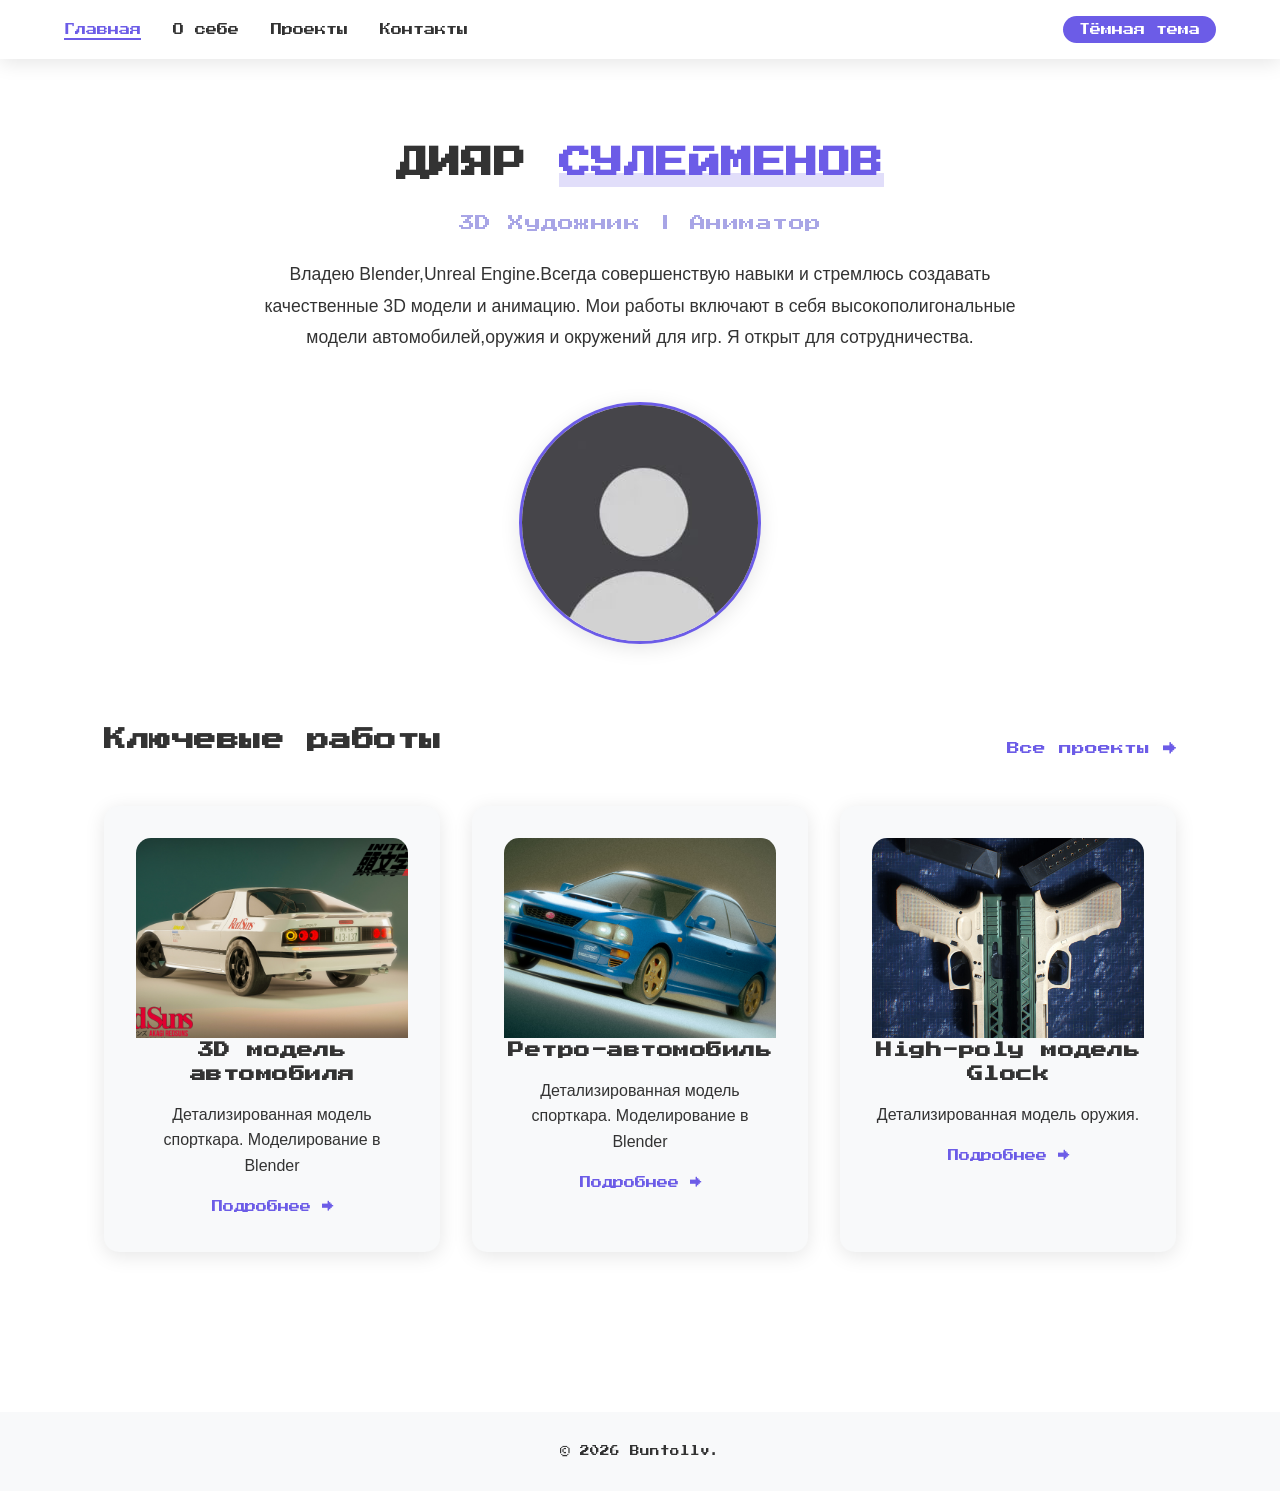
<file: index.html>
<!DOCTYPE html>
<html lang="ru">
<head>
    <meta charset="UTF-8">
    <meta name="viewport" content="width=device-width, initial-scale=1.0">
    <title>СУЛЕЙМЕНОВ ДИЯР - 3D Художник и Аниматор</title>
    <link rel="preconnect" href="https://fonts.googleapis.com">
    <link rel="preconnect" href="https://fonts.gstatic.com" crossorigin>
    <link href="https://fonts.googleapis.com/css2?family=Press+Start+2P&display=swap" rel="stylesheet">

    <link rel="stylesheet" href="style.css">
</head>
<body>
    <header>
        <nav>
            <ul>
                <li><a href="index.html" class="active">Главная</a></li>
                <li><a href="about.html">О себе</a></li>
                <li><a href="projects.html">Проекты</a></li>
                <li><a href="contact.html">Контакты</a></li>
            </ul>
        </nav>
        <button id="theme-toggle">Тёмная тема</button>
    </header>

    <main>
        <section class="hero">
            <div class="hero-text">
                <h1>ДИЯР <span class="highlight">СУЛЕЙМЕНОВ</span></h1>
                <p class="subtitle">3D Художник | Аниматор
                <p class="description">
                    Владею Blender,Unreal Engine.Всегда совершенствую навыки и стремлюсь создавать качественные 3D модели и анимацию. Мои работы включают в себя высокополигональные модели автомобилей,оружия и окружений для игр. Я открыт для сотрудничества.
                </p>
            </div>
            <div class="hero-image">
                <img src="images/pfp.jpg" alt="no img">
            </div>
        </section>

        <section class="featured-projects">
            <div class="section-header">
                <h2><a href="projects.html" class="section-title-link">Ключевые работы</a></h2>
                <a href="projects.html" class="view-all">Все проекты →</a>
            </div>

            <div class="project-grid">
                <div class="project-card with-image">
                    <div class="card-image">
                        <img src="images/car1.jpg" alt="3D модель автомобиля">
                    </div>
                    <h3>3D модель автомобиля</h3>
                    <p>Детализированная модель спорткара. Моделирование в Blender</p>
                    <a href="projects.html" class="card-link">Подробнее →</a>
                </div>
                <div class="project-card with-image">
                    <div class="card-image">
                        <img src="images/car2.jpg" alt="Вторая 3D модель авто">
                    </div>
                    <h3>Ретро-автомобиль</h3>
                    <p>Детализированная модель спорткара. Моделирование в Blender</p>
                    <a href="projects.html" class="card-link">Подробнее →</a>
                </div>
                <div class="project-card with-image">
                    <div class="card-image">
                        <img src="images/Glock.jpg" alt="3D модель оружия">
                    </div>
                    <h3>High-poly модель Glock</h3>
                    <p>Детализированная модель оружия.</p>
                    <a href="projects.html" class="card-link">Подробнее →</a>
                </div>
            </div>
        </section>
    </main>

    <footer>
        <p>© <span id="current-year"></span> Buntollv.</p>
    </footer>

    <script src="script.js"></script>
</body>
</html>
</file>
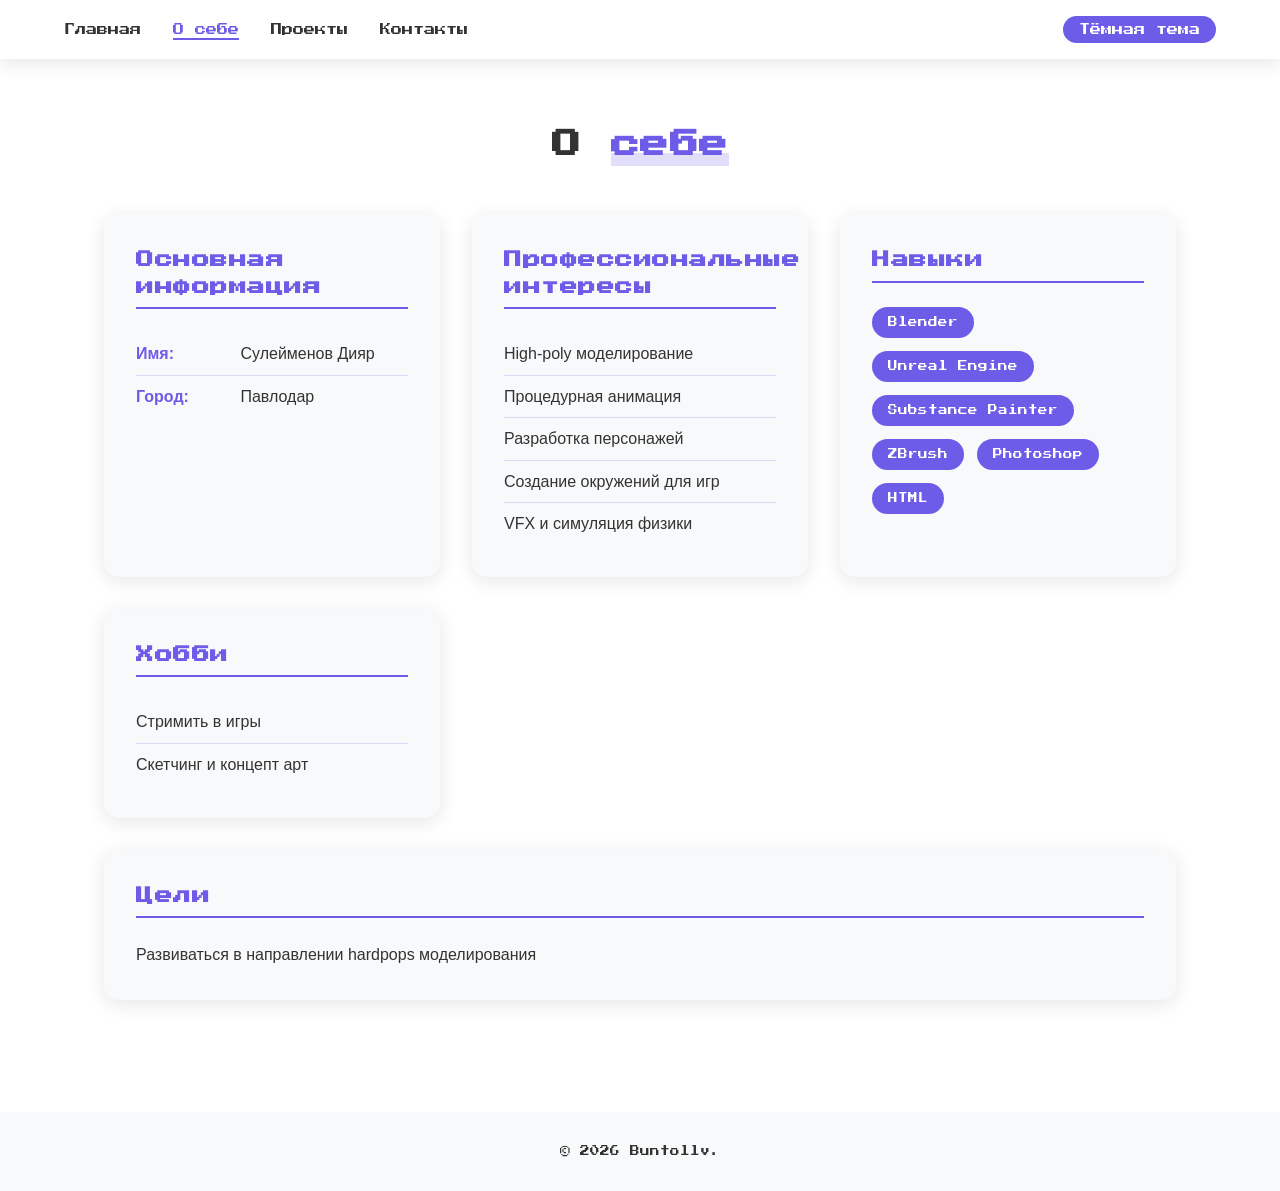
<file: about.html>
<!DOCTYPE html>
<html lang="ru">
<head>
    <meta charset="UTF-8">
    <meta name="viewport" content="width=device-width, initial-scale=1.0">
    <title>О себе - Сулейменов Дияр</title>
    <link rel="preconnect" href="https://fonts.googleapis.com">
    <link rel="preconnect" href="https://fonts.gstatic.com" crossorigin>
    <link href="https://fonts.googleapis.com/css2?family=Press+Start+2P&display=swap" rel="stylesheet">
    <link rel="stylesheet" href="style.css">
</head>
<body>
    <header>
        <nav>
            <ul>
                <li><a href="index.html">Главная</a></li>
                <li><a href="about.html" class="active">О себе</a></li>
                <li><a href="projects.html">Проекты</a></li>
                <li><a href="contact.html">Контакты</a></li>
            </ul>
        </nav>
        <button id="theme-toggle">Тёмная тема</button>
    </header>

    <main>
        <section class="about-section">
            <h1 class="page-title">О <span class="highlight">себе</span></h1>

            <div class="about-grid">
                <div class="about-card">
                    <h2>Основная информация</h2>
                    <ul class="info-list">
                        <li><strong>Имя:</strong> Сулейменов Дияр</li>
                        <li><strong>Город:</strong> Павлодар</li>
                    </ul>
                </div>

                <div class="about-card">
                    <h2>Профессиональные интересы</h2>
                    <ul class="interests-list">
                        <li>High-poly моделирование</li>
                        <li>Процедурная анимация</li>
                        <li>Разработка персонажей</li>
                        <li>Создание окружений для игр</li>
                        <li>VFX и симуляция физики</li>
                    </ul>
                </div>

                <div class="about-card">
                    <h2>Навыки</h2>
                    <div class="skills">
                        <span class="skill-tag">Blender</span>
                        <span class="skill-tag">Unreal Engine</span>
                        <span class="skill-tag">Substance Painter</span>
                        <span class="skill-tag">ZBrush</span>
                        <span class="skill-tag">Photoshop</span>
                        <span class="skill-tag">HTML</span>
                    </div>
                </div>

                <div class="about-card">
                    <h2>Хобби</h2>
                    <ul class="hobby-list">
                        <li>Стримить в игры</li>
                        <li>Скетчинг и концепт арт</li>
                    </ul>
                </div>

                <div class="about-card full-width">
                    <h2>Цели</h2>
                    <p>Развиваться в направлении hardpops моделирования</p>
                </div>
            </div>
        </section>
    </main>

    <footer>
        <p>© <span id="current-year"></span> Buntollv.</p>
    </footer>

    <script src="script.js"></script>
</body>
</html>
</file>
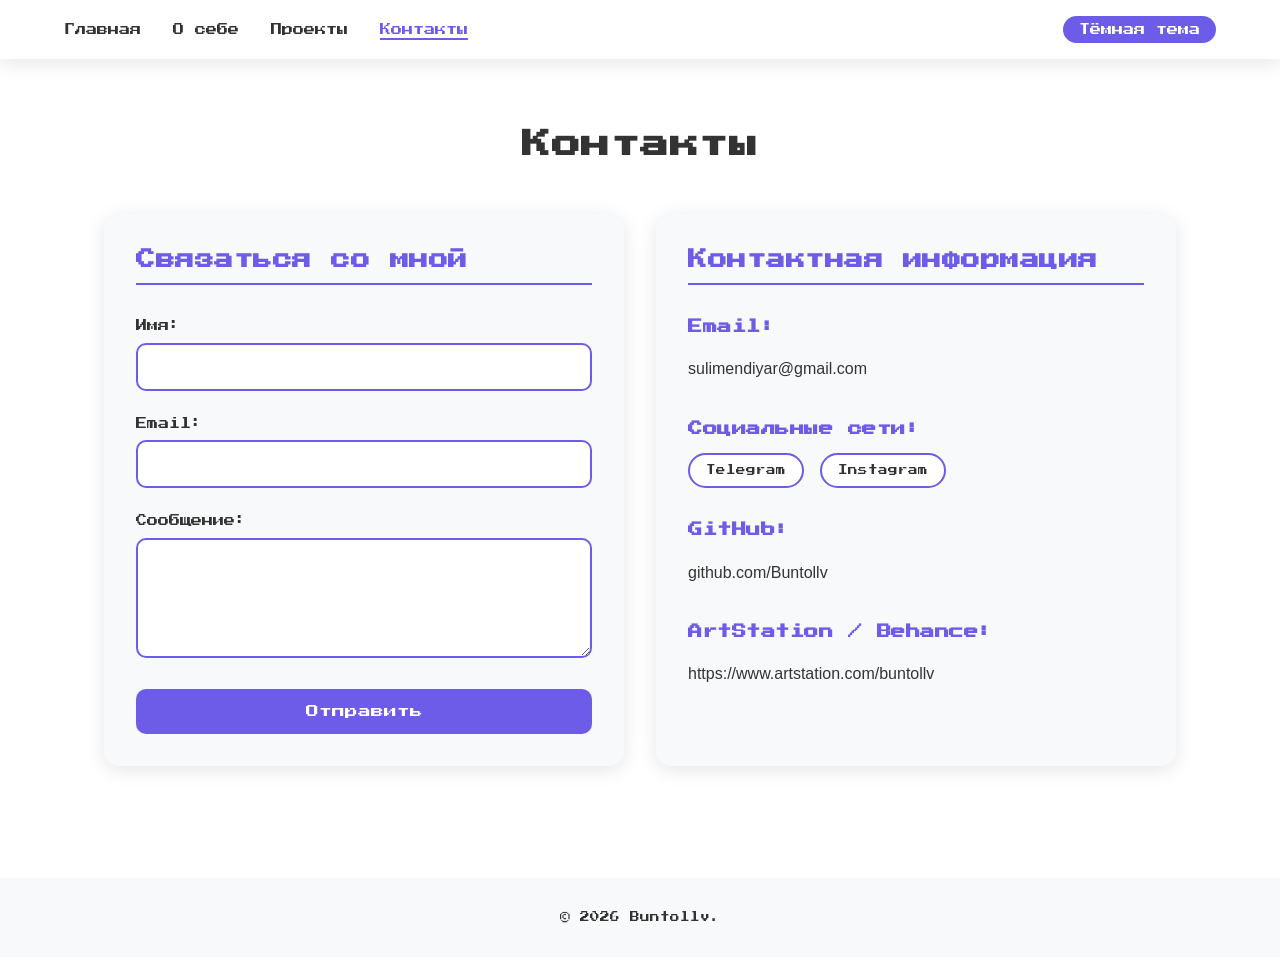
<file: contact.html>
<!DOCTYPE html>
<html lang="ru">
<head>
    <meta charset="UTF-8">
    <meta name="viewport" content="width=device-width, initial-scale=1.0">
    <title>Контакты - СУЛЕЙМЕНОВ ДИЯР</title>

    <link rel="preconnect" href="https://fonts.googleapis.com">
    <link rel="preconnect" href="https://fonts.gstatic.com" crossorigin>
    <link href="https://fonts.googleapis.com/css2?family=Press+Start+2P&display=swap" rel="stylesheet">
    <link rel="stylesheet" href="style.css">
</head>
<body>
    <header>
        <nav>
            <ul>
                <li><a href="index.html">Главная</a></li>
                <li><a href="about.html">О себе</a></li>
                <li><a href="projects.html">Проекты</a></li>
                <li><a href="contact.html" class="active">Контакты</a></li>
            </ul>
        </nav>
        <button id="theme-toggle">Тёмная тема</button>
    </header>

    <main>
        <section class="contact-section">
            <h1 class="page-title">Контакты</h1>

            <div class="contact-grid">
                <div class="contact-form-card">
                    <h2>Связаться со мной</h2>

                    <form id="contact-form" action="#" method="post">

                        <div class="form-group">
                            <label for="name">Имя:</label>
                            <input type="text" id="name" name="name">
                        </div>

                        <div class="form-group">
                            <label for="email">Email:</label>
                            <input type="text" id="email" name="email">
                        </div>

                        <div class="form-group">
                            <label for="message">Сообщение:</label>
                            <textarea id="message" name="message" rows="5"></textarea>
                        </div>

                        <button type="submit" class="submit-btn">Отправить</button>
                    </form>
                </div>
                <div class="contact-info-card">
                    <h2>Контактная информация</h2>

                    <div class="info-block">
                        <h3>Email:</h3>
                        <a href="sulimendiyar@gmail.com" class="contact-link">sulimendiyar@gmail.com</a>
                    </div>

                    <div class="info-block">
                        <h3>Социальные сети:</h3>
                        <ul class="social-links">
                            <li><a href="#" class="social-link">Telegram</a></li>
                            <li><a href="#" class="social-link">Instagram</a></li>
                        </ul>
                    </div>

                    <div class="info-block">
                        <h3>GitHub:</h3>
                        <a href="#" class="contact-link">github.com/Buntollv</a>
                    </div>

                    <div class="info-block">
                        <h3>ArtStation / Behance:</h3>
                        <a href="#" class="contact-link">https://www.artstation.com/buntollv</a>
                    </div>
                </div>
            </div>
        </section>
    </main>
    <footer>
        <p>© <span id="current-year"></span> Buntollv.</p>
    </footer>



    <script src="script.js"></script>
</body>
</html>
</file>
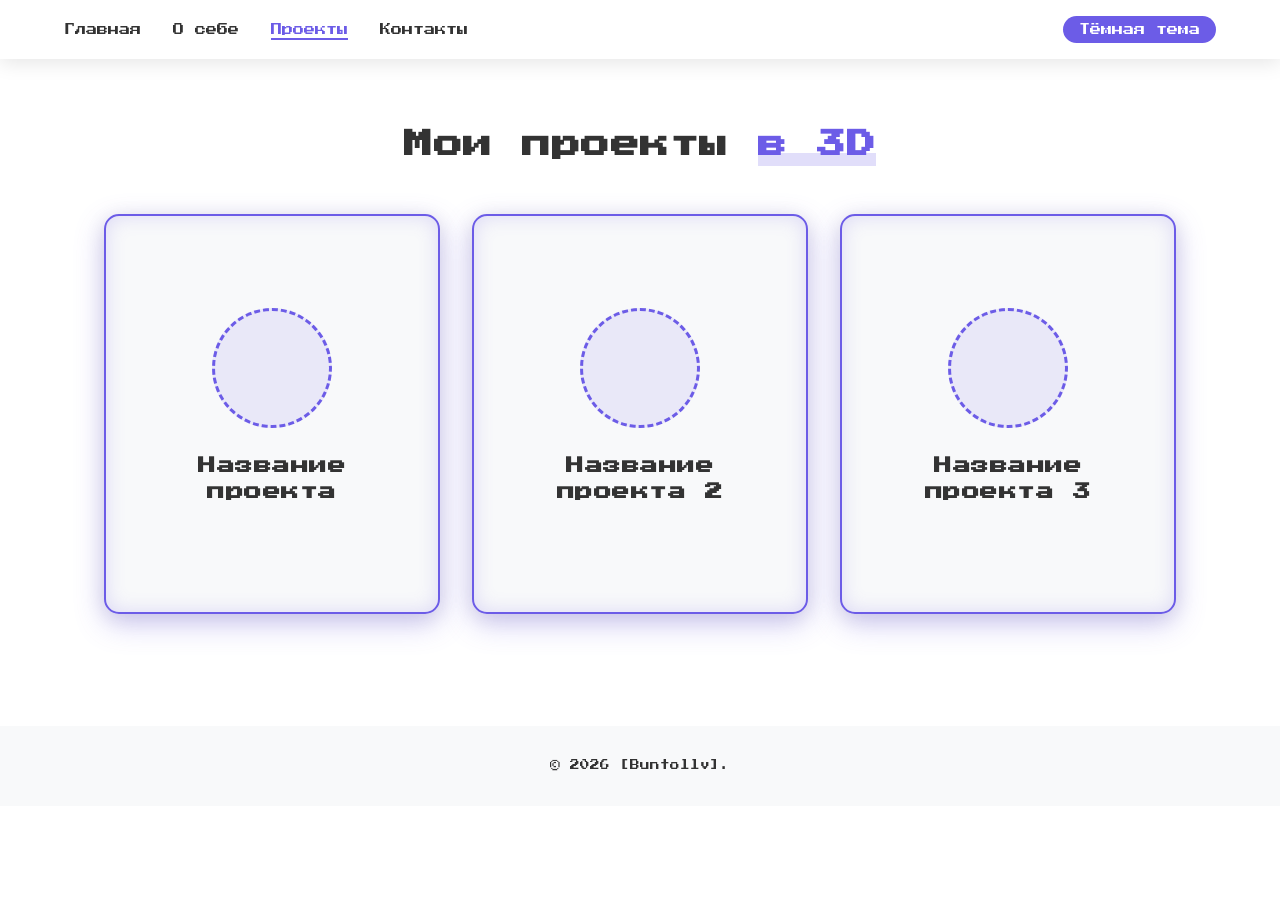
<file: projects.html>
<!DOCTYPE html>
<html lang="ru">
<head>
    <meta charset="UTF-8">
    <meta name="viewport" content="width=device-width, initial-scale=1.0">
    <title>СУЛЕЙМЕНОВ ДИЯР - 3D Художник</title>

    <link rel="preconnect" href="https://fonts.googleapis.com">
    <link rel="preconnect" href="https://fonts.gstatic.com" crossorigin>
    <link href="https://fonts.googleapis.com/css2?family=Press+Start+2P&display=swap" rel="stylesheet">



    <link rel="stylesheet" href="style.css">
</head>
<body>
    <header>
        <nav>
            <ul>
                <li><a href="index.html">Главная</a></li>
                <li><a href="about.html">О себе</a></li>
                <li><a href="projects.html" class="active">Проекты</a></li>
                <li><a href="contact.html">Контакты</a></li>
            </ul>
        </nav>
        <button id="theme-toggle"> Тёмная тема</button>
    </header>
   

    <main>
        <section class="projects-3d">
            <h1 class="page-title">Мои проекты <span class="highlight">в 3D</span></h1>
            <div class="projects-3d-grid">
                <div class="project-3d-card">
                    <div class="card-3d-inner">
                        <div class="card-3d-front">
                            <div class="project-preview">
                                <div class="preview-placeholder">
                                    <i class="fas fa-cube"></i>
                                </div>
                                <h3>Название проекта</h3>
                            </div>
                        </div>
                        <div class="card-3d-back">
                            <h4>О проекте</h4>
                            <p>Пока пускай будет пусто</p>
                            <div class="project-links">
                            </div>
                        </div>
                    </div>
                </div>
                <div class="project-3d-card">
                    <div class="card-3d-inner">
                        <div class="card-3d-front">
                            <div class="project-preview">
                                <div class="preview-placeholder">
                                    <i class="fas fa-robot"></i>
                                </div>
                                <h3>Название проекта 2</h3>
                            </div>
                        </div>
                        <div class="card-3d-back">
                            <h4>О проекте</h4>
                            <p>Пока пускай будет пусто</p>
                            <div class="project-links">
                            </div>
                        </div>
                    </div>
                </div>
                <div class="project-3d-card">
                    <div class="card-3d-inner">
                        <div class="card-3d-front">
                            <div class="project-preview">
                                <div class="preview-placeholder">
                                    <i class="fas fa-paint-brush"></i>
                                </div>
                                <h3>Название проекта 3</h3>
                            </div>
                        </div>
                        <div class="card-3d-back">
                            <h4>О проекте</h4>
                            <p>Пока пускай будет пусто</p>
                            <div class="project-links">
                            </div>
                        </div>
                    </div>
                </div>
            </div>
        </section>
    </main>

    <footer>
        <p>&copy; <span id="current-year"></span> [Buntollv].</p>
    </footer>

    <script src="script.js"></script>
</body>
</html>
</file>
<file: style.css>
:root {
    --bg-color: #ffffff;
    --text-color: #333333;
    --primary-color: #6c5ce7;
    --secondary-color: #a8a5e6;
    --card-bg: #f8f9fa;
    --header-bg: #ffffff;
    --shadow: 0 4px 20px rgba(0, 0, 0, 0.1);
    --transition: all 0.3s ease;
    --font-pixel: 'Press Start 2P', cursive, Arial, sans-serif;
    --font-main: Arial, Helvetica, sans-serif;
}

.dark-theme {
    --bg-color: #1a1a1a;
    --text-color: #ffffff;
    --primary-color: #a8a5e6;
    --secondary-color: #6c5ce7;
    --card-bg: #2d2d2d;
    --header-bg: #1a1a1a;
    --shadow: 0 4px 20px rgba(0, 0, 0, 0.45);
}

* {
    margin: 0;
    padding: 0;
    box-sizing: border-box;
}

body {
    font-family: var(--font-main); /* Основной текст — Arial */
    background-color: var(--bg-color);
    color: var(--text-color);
    line-height: 1.6;
    transition: var(--transition);
}

/* Все заголовки будут пиксельными */
h1, h2, h3, h4, .page-title, .section-title-link, .subtitle {
    font-family: var(--font-pixel);
    line-height: 1.5;
    letter-spacing: 0.5px;
    margin-bottom: 1rem;
}

/* Для h1 делаем чуть меньше, так как шрифт огромный */
h1 {
    font-size: 1.8rem;
}

h2 {
    font-size: 1.4rem;
}

h3 {
    font-size: 1.1rem;
}

/* ===== ШАПКА ===== */
header {
    background-color: var(--header-bg);
    box-shadow: var(--shadow);
    padding: 1rem 5%;
    position: sticky;
    top: 0;
    z-index: 100;
    display: flex;
    justify-content: space-between;
    align-items: center;
    flex-wrap: wrap;
    gap: 1rem;
}

nav ul {
    display: flex;
    list-style: none;
    gap: 2rem;
    flex-wrap: wrap;
}

nav a {
    font-family: var(--font-pixel); /* Меню тоже пиксельное, для стиля */
    font-size: 0.7rem;
    text-decoration: none;
    color: var(--text-color);
    font-weight: 500;
    transition: var(--transition);
    position: relative;
}

    nav a::after {
        content: '';
        position: absolute;
        bottom: -5px;
        left: 0;
        width: 0;
        height: 2px;
        background-color: var(--primary-color);
        transition: var(--transition);
    }

    nav a:hover::after,
    nav a.active::after {
        width: 100%;
    }

    nav a.active {
        color: var(--primary-color);
    }

#theme-toggle {
    font-family: var(--font-pixel);
    font-size: 0.7rem;
    background-color: var(--primary-color);
    color: white;
    border: none;
    padding: 0.5rem 1rem;
    border-radius: 25px;
    cursor: pointer;
    transition: var(--transition);
}

    #theme-toggle:hover {
        transform: scale(1.05);
        box-shadow: var(--shadow);
    }

/* ===== ГЛАВНАЯ ===== */
main {
    max-width: 1200px;
    margin: 0 auto;
    padding: 2rem 5%;
}

.hero {
    display: flex;
    flex-direction: column;
    align-items: center;
    text-align: center;
    gap: 3rem;
    margin: 3rem 0;
}

.hero-text h1 {
    font-size: 2rem; /* Для пиксельного шрифта это уже крупно */
    margin-bottom: 1.5rem;
}

.highlight {
    color: var(--primary-color);
    position: relative;
    display: inline-block;
}

    .highlight::after {
        content: '';
        position: absolute;
        bottom: 0;
        left: 0;
        width: 100%;
        height: 30%;
        background-color: var(--primary-color);
        opacity: 0.2;
        z-index: -1;
    }

.subtitle {
    font-size: 1rem;
    color: var(--secondary-color);
    margin-bottom: 1.5rem;
}

.description {
    font-family: var(--font-main);
    font-size: 1.1rem;
    max-width: 800px;
    margin: 0 auto;
    line-height: 1.8;
}

.hero-image img {
    width: 300px;
    height: 300px;
    border-radius: 50%;
    object-fit: cover;
    box-shadow: var(--shadow);
    border: 3px solid var(--primary-color);
    transition: var(--transition);
}

    .hero-image img:hover {
        transform: scale(1.05);
        box-shadow: 0 10px 30px var(--primary-color);
    }

/* ===== ИЗБРАННЫЕ ПРОЕКТЫ ===== */
.featured-projects {
    margin: 5rem 0;
}

.section-header {
    display: flex;
    justify-content: space-between;
    align-items: center;
    margin-bottom: 2rem;
    flex-wrap: wrap;
    gap: 1rem;
}

.section-title-link {
    color: var(--text-color);
    text-decoration: none;
    font-size: 1.4rem;
    transition: var(--transition);
}

    .section-title-link:hover {
        color: var(--primary-color);
    }

.view-all {
    font-family: var(--font-pixel);
    font-size: 0.8rem;
    color: var(--primary-color);
    text-decoration: none;
    transition: var(--transition);
}

    .view-all:hover {
        transform: translateX(5px);
    }

.project-grid {
    display: grid;
    grid-template-columns: repeat(auto-fit, minmax(280px, 1fr));
    gap: 2rem;
}

.project-card {
    background-color: var(--card-bg);
    border-radius: 15px;
    padding: 2rem;
    text-align: center;
    transition: var(--transition);
    box-shadow: var(--shadow);
    position: relative;
    overflow: hidden;
}

    .project-card::before {
        content: '';
        position: absolute;
        top: 0;
        left: 0;
        width: 100%;
        height: 100%;
        background: linear-gradient(135deg, transparent 0%, var(--primary-color) 100%);
        opacity: 0;
        transition: var(--transition);
    }

    .project-card:hover {
        transform: translateY(-10px) scale(1.02);
        box-shadow: 0 20px 40px var(--primary-color);
    }

        .project-card:hover::before {
            opacity: 0.1;
        }

.card-icon {
    margin-bottom: 1rem;
    position: relative;
    z-index: 1;
}

.project-card h3 {
    font-size: 1rem;
    margin-bottom: 1rem;
    position: relative;
    z-index: 1;
}

.project-card p {
    font-family: var(--font-main);
    margin-bottom: 1rem;
    position: relative;
    z-index: 1;
}

.card-link {
    font-family: var(--font-pixel);
    font-size: 0.7rem;
    color: var(--primary-color);
    text-decoration: none;
    position: relative;
    z-index: 1;
    transition: var(--transition);
}

    .card-link:hover {
        letter-spacing: 1px;
    }

/* Текстовые иконки */
.icon-text {
    font-family: var(--font-pixel);
    font-size: 1rem;
    color: var(--primary-color);
    background: rgba(108, 92, 231, 0.1);
    width: 60px;
    height: 60px;
    border-radius: 50%;
    display: flex;
    align-items: center;
    justify-content: center;
    margin: 0 auto;
    border: 2px solid var(--primary-color);
}

/* ===== СТРАНИЦА О СЕБЕ ===== */
.about-section {
    padding: 2rem 0;
}

.about-grid {
    display: grid;
    grid-template-columns: repeat(auto-fit, minmax(300px, 1fr));
    gap: 2rem;
    margin-top: 3rem;
}

.about-card {
    background-color: var(--card-bg);
    border-radius: 15px;
    padding: 2rem;
    box-shadow: var(--shadow);
    transition: var(--transition);
}

    .about-card:hover {
        transform: translateY(-5px);
        box-shadow: 0 15px 30px var(--primary-color);
    }

    .about-card h2 {
        color: var(--primary-color);
        margin-bottom: 1.5rem;
        font-size: 1.1rem;
        border-bottom: 2px solid var(--primary-color);
        padding-bottom: 0.5rem;
    }

    .about-card.full-width {
        grid-column: 1 / -1;
    }

.info-list, .interests-list, .hobby-list {
    list-style: none;
}

    .info-list li, .interests-list li, .hobby-list li {
        font-family: var(--font-main);
        padding: 0.5rem 0;
        border-bottom: 1px solid rgba(108, 92, 231, 0.2);
    }

        .info-list li:last-child, .interests-list li:last-child, .hobby-list li:last-child {
            border-bottom: none;
        }

    .info-list strong {
        color: var(--primary-color);
        min-width: 100px;
        display: inline-block;
    }

.skills {
    display: flex;
    flex-wrap: wrap;
    gap: 0.8rem;
}

.skill-tag {
    font-family: var(--font-pixel);
    font-size: 0.6rem;
    background-color: var(--primary-color);
    color: white;
    padding: 0.5rem 1rem;
    border-radius: 25px;
    transition: var(--transition);
}

    .skill-tag:hover {
        transform: scale(1.05);
        box-shadow: 0 5px 15px var(--primary-color);
    }

/* ===== СТРАНИЦА ПРОЕКТОВ (3D СТИЛЬ) ===== */
.projects-3d {
    padding: 2rem 0;
}

.page-title {
    font-size: 1.8rem;
    text-align: center;
    margin-bottom: 3rem;
}

.projects-3d-grid {
    display: grid;
    /* allow more flexible columns by reducing the minimum size */
    grid-template-columns: repeat(auto-fit, minmax(240px, 1fr));
    gap: 2rem;
    perspective: 1000px;
}

/* Force three columns on larger screens so the 3rd card doesn't drop below */
@media (min-width: 1000px) {
    .projects-3d-grid {
        grid-template-columns: repeat(3, 1fr);
    }
}

.project-3d-card {
    height: 400px;
    cursor: pointer;
    position: relative;
}

.card-3d-inner {
    position: relative;
    width: 100%;
    height: 100%;
    text-align: center;
    transition: transform 0.6s ease-in-out;
    transform-style: preserve-3d;
    box-shadow: var(--shadow);
    border-radius: 15px;
}

.project-3d-card:hover .card-3d-inner {
    transform: rotateY(180deg);
}

.card-3d-front, .card-3d-back {
    position: absolute;
    width: 100%;
    height: 100%;
    backface-visibility: hidden;
    border-radius: 15px;
    padding: 1.5rem;
    display: flex;
    flex-direction: column;
    justify-content: center;
    align-items: center;
    background-color: var(--card-bg);
    box-shadow: 0 10px 30px rgba(108, 92, 231, 0.3), inset 0 0 20px rgba(108, 92, 231, 0.2);
}

.card-3d-front {
    transform: rotateY(0deg);
    border: 2px solid var(--primary-color);
}

.card-3d-back {
    transform: rotateY(180deg);
    background: linear-gradient(135deg, var(--primary-color), var(--secondary-color));
    color: white;
    border: 2px solid white;
}

    .card-3d-back p {
        font-family: var(--font-main);
        font-size: 0.9rem;
        margin: 1rem 0;
    }

/* Анимация появления контента на обратной стороне карточки */
.card-3d-back * {
    opacity: 0;
    transform: translateY(12px);
    transition: transform 0.45s ease, opacity 0.45s ease;
}

.project-3d-card:hover .card-3d-back * {
    opacity: 1;
    transform: translateY(0);
    transition-delay: 0.15s;
}

.preview-placeholder {
    width: 120px;
    height: 120px;
    background: rgba(108, 92, 231, 0.1);
    border-radius: 50%;
    display: flex;
    align-items: center;
    justify-content: center;
    margin-bottom: 1.5rem;
    border: 3px dashed var(--primary-color);
}

    .preview-placeholder i {
        font-size: 3rem;
        color: var(--primary-color);
    }

/* Пульсация превью — лёгкая и ненавязчивая */
@keyframes pulsePreview {
  0% { transform: scale(1); opacity: 1; }
  50% { transform: scale(1.03); opacity: 0.9; }
  100% { transform: scale(1); opacity: 1; }
}

.preview-placeholder {
    animation: pulsePreview 3s infinite alternate ease-in-out;
    transition: transform 0.3s ease, box-shadow 0.3s ease;
}

/* Небольшое увеличение превью при наведении на карточку */
.project-3d-card:hover .preview-placeholder {
    transform: scale(1.08);
    box-shadow: 0 12px 30px rgba(108,92,231,0.15);
}

.tech-stack {
    font-family: var(--font-pixel);
    font-size: 0.6rem;
    color: var(--secondary-color);
    margin-top: 0.5rem;
}

.project-links {
    display: flex;
    gap: 1rem;
    margin-top: 1.5rem;
    flex-wrap: wrap;
    justify-content: center;
}

.btn {
    font-family: var(--font-pixel);
    font-size: 0.6rem;
    display: inline-flex;
    align-items: center;
    gap: 0.5rem;
    padding: 0.5rem 1rem;
    background-color: white;
    color: var(--primary-color);
    text-decoration: none;
    border-radius: 25px;
    transition: var(--transition);
    position: relative; /* для ripple */
    overflow: hidden; /* чтобы эффект оставался внутри кнопки */
}

    .btn:hover {
        transform: scale(1.05);
        box-shadow: 0 5px 15px rgba(255, 255, 255, 0.3);
    }

/* Ripple effect */
.ripple-effect {
  position: absolute;
  border-radius: 50%;
  transform: scale(0);
  animation: ripple 0.6s linear;
  background-color: rgba(255,255,255,0.7);
  pointer-events: none;
}

@keyframes ripple {
  to { transform: scale(4); opacity: 0; }
}

/* Учтивое уважение к пользовательским настройкам движения */
@media (prefers-reduced-motion: reduce) {
  .card-3d-inner,
  .preview-placeholder,
  .card-3d-back *,
  .btn,
  .ripple-effect {
    transition: none !important;
    animation: none !important;
  }
}

/* ===== ПОДВАЛ ===== */
footer {
    text-align: center;
    padding: 2rem;
    background-color: var(--card-bg);
    margin-top: 3rem;
}

    footer p {
        font-family: var(--font-pixel);
        font-size: 0.6rem;
    }

/* ===== АДАПТИВНОСТЬ ===== */
@media (max-width: 768px) {
    header {
        flex-direction: column;
    }

    nav ul {
        justify-content: center;
        gap: 1rem;
    }

    nav a {
        font-size: 0.6rem;
    }

    h1 {
        font-size: 1.4rem;
    }

    .subtitle {
        font-size: 0.8rem;
    }

    .section-header {
        flex-direction: column;
        text-align: center;
    }

    .about-card.full-width {
        grid-column: auto;
    }
}
/* ===== СТРАНИЦА КОНТАКТОВ ===== */
.contact-section {
    padding: 2rem 0;
}

.contact-grid {
    display: grid;
    grid-template-columns: 1fr 1fr;
    gap: 2rem;
    margin-top: 3rem;
}

.contact-form-card,
.contact-info-card {
    background-color: var(--card-bg);
    border-radius: 15px;
    padding: 2rem;
    box-shadow: var(--shadow);
    transition: var(--transition);
}

    .contact-form-card:hover,
    .contact-info-card:hover {
        transform: translateY(-5px);
        box-shadow: 0 15px 30px var(--primary-color);
    }

    .contact-form-card h2,
    .contact-info-card h2 {
        color: var(--primary-color);
        margin-bottom: 2rem;
        font-size: 1.2rem;
        border-bottom: 2px solid var(--primary-color);
        padding-bottom: 0.5rem;
    }

/* Форма */
.form-group {
    margin-bottom: 1.5rem;
}

    .form-group label {
        display: block;
        margin-bottom: 0.5rem;
        font-family: var(--font-pixel);
        font-size: 0.7rem;
        color: var(--text-color);
    }

    .form-group input,
    .form-group textarea {
        width: 100%;
        padding: 0.8rem;
        background-color: var(--bg-color);
        border: 2px solid var(--primary-color);
        border-radius: 10px;
        font-family: var(--font-main);
        font-size: 1rem;
        color: var(--text-color);
        transition: var(--transition);
    }

        .form-group input:focus,
        .form-group textarea:focus {
            outline: none;
            box-shadow: 0 0 10px var(--primary-color);
            transform: scale(1.02);
        }

.submit-btn {
    font-family: var(--font-pixel);
    font-size: 0.8rem;
    background-color: var(--primary-color);
    color: white;
    border: none;
    padding: 1rem 2rem;
    border-radius: 10px;
    cursor: pointer;
    transition: var(--transition);
    width: 100%;
}

    .submit-btn:hover {
        transform: scale(1.05);
        box-shadow: 0 5px 15px var(--primary-color);
    }

/* Контактная информация */
.info-block {
    margin-bottom: 2rem;
}

    .info-block h3 {
        font-size: 0.9rem;
        color: var(--primary-color);
        margin-bottom: 0.8rem;
    }

.contact-link {
    font-family: var(--font-main);
    font-size: 1rem;
    color: var(--text-color);
    text-decoration: none;
    transition: var(--transition);
    display: inline-block;
    padding: 0.3rem 0;
}

    .contact-link:hover {
        color: var(--primary-color);
        transform: translateX(5px);
    }

.social-links {
    list-style: none;
    display: flex;
    flex-wrap: wrap;
    gap: 1rem;
}

.social-link {
    font-family: var(--font-pixel);
    font-size: 0.6rem;
    color: var(--text-color);
    text-decoration: none;
    padding: 0.5rem 1rem;
    background-color: var(--bg-color);
    border: 2px solid var(--primary-color);
    border-radius: 25px;
    transition: var(--transition);
    display: inline-block;
}

    .social-link:hover {
        background-color: var(--primary-color);
        color: white;
        transform: scale(1.05);
    }

/* Адаптивность */
@media (max-width: 768px) {
    .contact-grid {
        grid-template-columns: 1fr;
    }

    .social-links {
        flex-direction: column;
    }

    .social-link {
        text-align: center;
    }
}
/* ===== ИЗОБРАЖЕНИЯ ===== */
img {
    max-width: 100%; /* Картинка не шире родителя */
    height: auto; /* Высота подстраивается пропорционально */
    display: block; /* Убирает лишние отступы снизу */
}

/* Для карточек проектов на главной */
.card-image {
    width: 100%;
    height: 200px; /* Фиксированная высота контейнера */
    overflow: hidden; /* Всё, что вылезет за пределы — обрезается */
    border-radius: 15px 15px 0 0; /* Скругление только сверху */
}

    .card-image img {
        width: 100%;
        height: 100%;
        object-fit: cover; /* Главное! Картинка заполнит контейнер, не растягиваясь */
        object-position: center; /* Центрирует содержимое */
        transition: transform 0.3s ease;
    }

/* Для фото профиля на главной */
.hero-image {
    max-width: 300px;
    margin: 0 auto;
}

    .hero-image img {
        width: 100%;
        height: auto;
        border-radius: 50%;
        aspect-ratio: 1 / 1; /* Делает фото идеально круглым */
        object-fit: cover; /* Не даёт растянуться */
    }

/* Для превью на странице проектов */
.preview-placeholder {
    width: 120px;
    height: 120px;
    overflow: hidden;
    border-radius: 50%;
    margin: 0 auto 1.5rem;
}

    .preview-placeholder img {
        width: 100%;
        height: 100%;
        object-fit: cover;
    }

/* Для карточек на странице проектов (если там будут изображения) */
.project-preview img {
    width: 100%;
    height: auto;
    max-height: 200px;
    object-fit: contain; /* Показывает картинку целиком, но могут быть пустые поля */
    border-radius: 10px;
}
</file>
